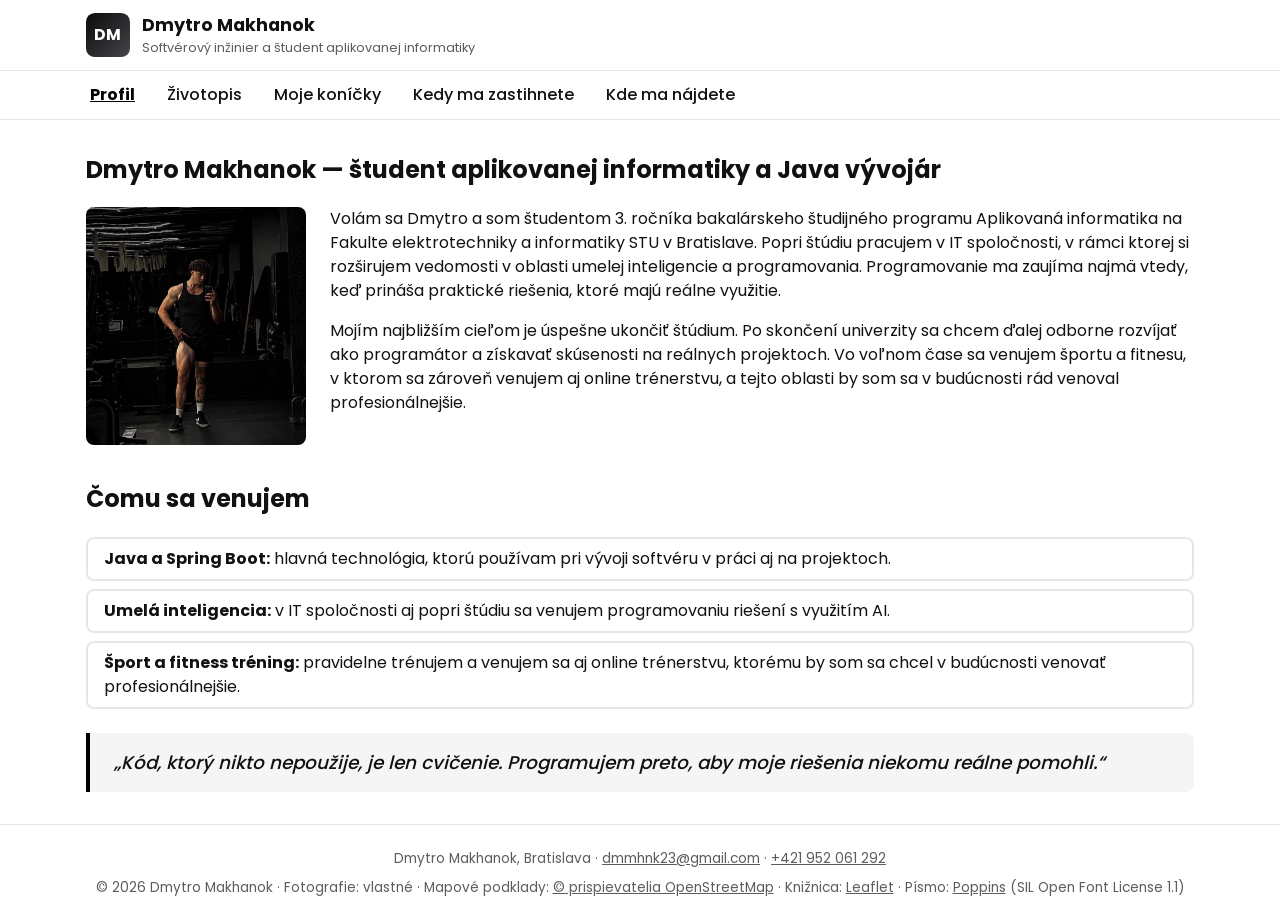
<file: index.html>
<!DOCTYPE html>
<html lang="sk">
<head>
  <meta charset="UTF-8">
  <meta name="viewport" content="width=device-width, initial-scale=1">
  <title>Dmytro Makhanok — profil študenta aplikovanej informatiky</title>
  <meta name="description" content="Profil Dmytra Makhanoka — študent aplikovanej informatiky na FEI STU a Java vývojár, ktorý sa venuje umelej inteligencii a športu.">
  <meta property="og:title" content="Dmytro Makhanok — profil študenta aplikovanej informatiky">
  <meta property="og:description" content="Profil Dmytra Makhanoka — študent aplikovanej informatiky na FEI STU a Java vývojár, ktorý sa venuje umelej inteligencii a športu.">
  <meta property="og:image" content="https://webte1.fei.stuba.sk/~xmakhanok/Z1_Makhanok/img/me.jpg">
  <link rel="icon" href="favicon.ico" sizes="any">
  <link rel="icon" type="image/svg+xml" href="favicon.svg">
  <link rel="stylesheet" href="css/styles.css">
  <link rel="stylesheet" href="css/print.css">
  <script src="js/main.js"></script>
</head>
<body>
  <a href="#main" class="skip-link">Preskočiť na obsah</a>

  <header class="header no-print">
    <div class="container header__bar">
      <a href="index.html" class="brand">
        <span class="brand__monogram" aria-hidden="true">DM</span>
        <span class="brand__text">
          <span class="brand__name">Dmytro Makhanok</span>
          <span class="brand__slogan">Softvérový inžinier a študent aplikovanej informatiky</span>
        </span>
      </a>

      <button type="button" class="nav-toggle" id="navToggle" aria-label="Otvoriť menu" aria-expanded="false" aria-controls="primary-nav">
        <span class="nav-toggle__bar"></span>
        <span class="nav-toggle__bar"></span>
        <span class="nav-toggle__bar"></span>
      </button>
    </div>
  </header>

  <nav class="nav no-print" id="primary-nav" aria-label="Hlavná navigácia">
    <ul class="container nav__list">
      <li class="nav__item"><a href="index.html" class="nav__link nav__link--active" aria-current="page">Profil</a></li>
      <li class="nav__item"><a href="pages/cv.html" class="nav__link">Životopis</a></li>
      <li class="nav__item"><a href="pages/workspace.html" class="nav__link">Moje koníčky</a></li>
      <li class="nav__item"><a href="pages/schedule.html" class="nav__link">Kedy ma zastihnete</a></li>
      <li class="nav__item"><a href="pages/map.html" class="nav__link">Kde ma nájdete</a></li>
    </ul>
  </nav>

  <main id="main" class="container">
    <article>
      <h1>Dmytro Makhanok — študent aplikovanej informatiky a Java vývojár</h1>

      <div class="profile-info">
        <img class="profile-photo" src="img/me.jpg" alt="Profilová fotografia Dmytra Makhanoka" width="220" height="237">
        <p class="profile-description">Volám sa Dmytro a som študentom 3. ročníka bakalárskeho študijného programu Aplikovaná informatika na Fakulte elektrotechniky a informatiky STU v Bratislave. Popri štúdiu pracujem v IT spoločnosti, v rámci ktorej si rozširujem vedomosti v oblasti umelej inteligencie a programovania. Programovanie ma zaujíma najmä vtedy, keď prináša praktické riešenia, ktoré majú reálne využitie.</p>
        <p class="profile-description">Mojím najbližším cieľom je úspešne ukončiť štúdium. Po skončení univerzity sa chcem ďalej odborne rozvíjať ako programátor a získavať skúsenosti na reálnych projektoch. Vo voľnom čase sa venujem športu a fitnesu, v ktorom sa zároveň venujem aj online trénerstvu, a tejto oblasti by som sa v budúcnosti rád venoval profesionálnejšie.</p>
      </div>

      <section>
        <h2>Čomu sa venujem</h2>
        <ul class="key-things">
          <li class="key-things__item"><strong>Java a Spring Boot:</strong> hlavná technológia, ktorú používam pri vývoji softvéru v práci aj na projektoch.</li>
          <li class="key-things__item"><strong>Umelá inteligencia:</strong> v IT spoločnosti aj popri štúdiu sa venujem programovaniu riešení s využitím AI.</li>
          <li class="key-things__item"><strong>Šport a fitness tréning:</strong> pravidelne trénujem a venujem sa aj online trénerstvu, ktorému by som sa chcel v budúcnosti venovať profesionálnejšie.</li>
        </ul>
      </section>

      <aside class="motto">
        <p>&bdquo;Kód, ktorý nikto nepoužije, je len cvičenie. Programujem preto, aby moje riešenia niekomu reálne pomohli.&ldquo;</p>
      </aside>
    </article>
  </main>

  <footer class="footer no-print">
    <div class="container footer__inner">
      <address>
        Dmytro Makhanok, Bratislava ·
        <a href="mailto:dmmhnk23@gmail.com">dmmhnk23@gmail.com</a> ·
        <a href="tel:+421952061292">+421 952 061 292</a>
      </address>
      <p>
        &copy; 2026 Dmytro Makhanok · Fotografie: vlastné ·
        Mapové podklady: <a href="https://www.openstreetmap.org/copyright">&copy; prispievatelia OpenStreetMap</a> ·
        Knižnica: <a href="https://leafletjs.com/">Leaflet</a> ·
        Písmo: <a href="https://github.com/itfoundry/Poppins">Poppins</a> (SIL Open Font License 1.1)
      </p>
    </div>
  </footer>
</body>
</html>
</file>
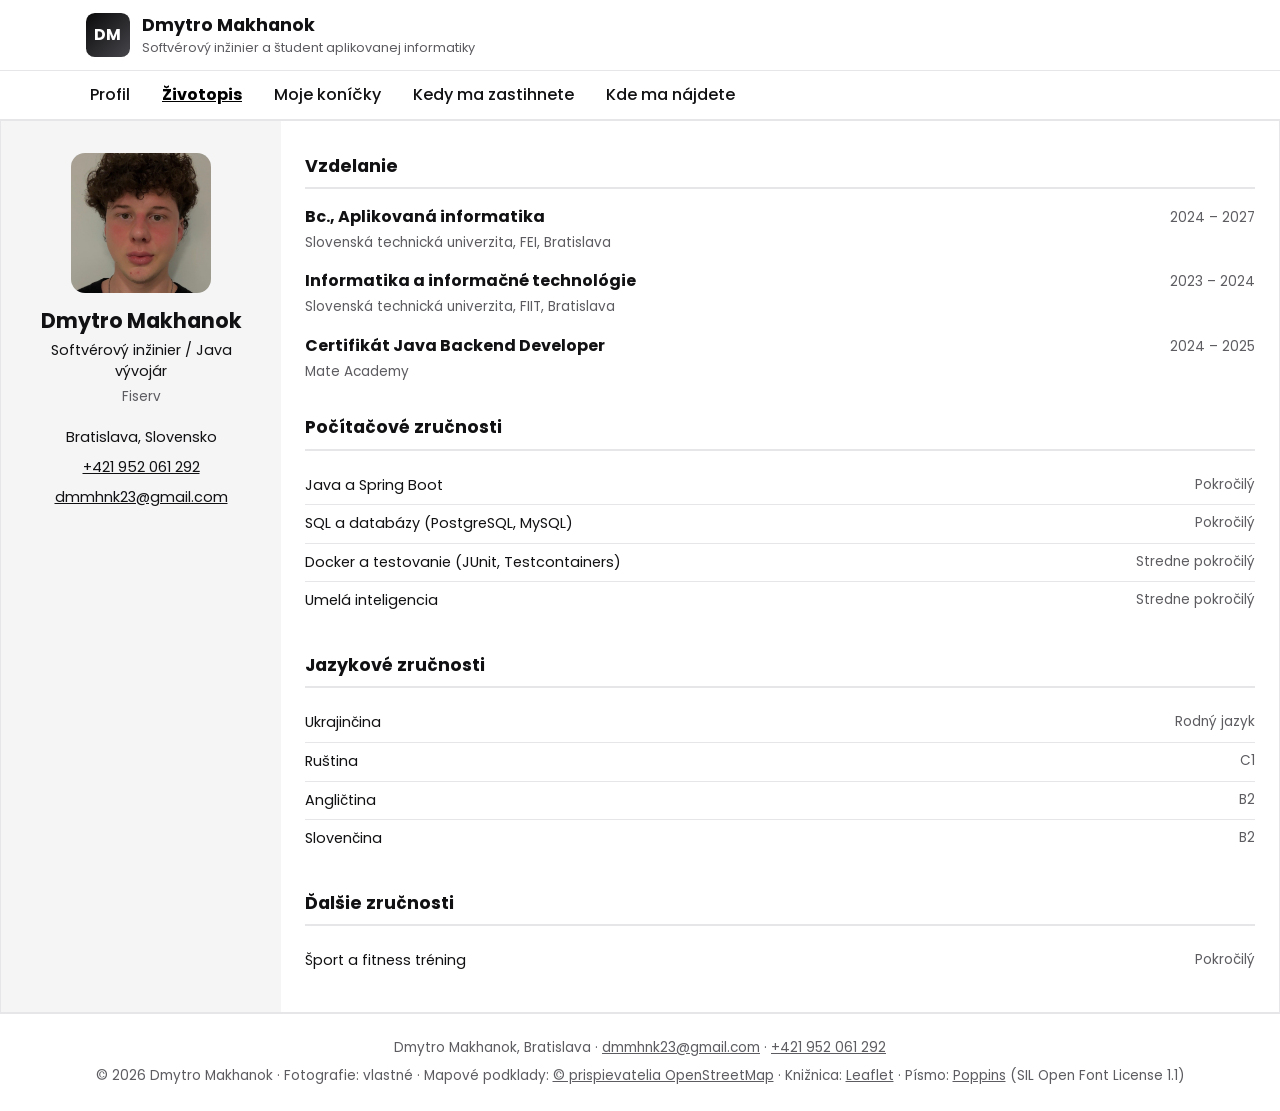
<file: pages/cv.html>
<!DOCTYPE html>
<html lang="sk">
<head>
  <meta charset="UTF-8">
  <meta name="viewport" content="width=device-width, initial-scale=1">
  <title>Životopis — Dmytro Makhanok</title>
  <meta name="description" content="Životopis Dmytra Makhanoka — vzdelanie na FEI STU, počítačové a jazykové zručnosti.">
  <meta property="og:title" content="Životopis — Dmytro Makhanok">
  <meta property="og:description" content="Životopis Dmytra Makhanoka — vzdelanie na FEI STU, počítačové a jazykové zručnosti.">
  <meta property="og:image" content="https://webte1.fei.stuba.sk/~xmakhanok/Z1_Makhanok/img/me.jpg">
  <link rel="icon" href="../favicon.ico" sizes="any">
  <link rel="icon" type="image/svg+xml" href="../favicon.svg">
  <link rel="stylesheet" href="../css/styles.css">
  <link rel="stylesheet" href="../css/print.css">
  <script src="../js/main.js"></script>
</head>
<body>
  <a href="#main" class="skip-link">Preskočiť na obsah</a>

  <header class="header no-print">
    <div class="container header__bar">
      <a href="../index.html" class="brand">
        <span class="brand__monogram" aria-hidden="true">DM</span>
        <span class="brand__text">
          <span class="brand__name">Dmytro Makhanok</span>
          <span class="brand__slogan">Softvérový inžinier a študent aplikovanej informatiky</span>
        </span>
      </a>

      <button type="button" class="nav-toggle" id="navToggle" aria-label="Otvoriť menu" aria-expanded="false" aria-controls="primary-nav">
        <span class="nav-toggle__bar"></span>
        <span class="nav-toggle__bar"></span>
        <span class="nav-toggle__bar"></span>
      </button>
    </div>
  </header>

  <nav class="nav no-print" id="primary-nav" aria-label="Hlavná navigácia">
    <ul class="container nav__list">
      <li class="nav__item"><a href="../index.html" class="nav__link">Profil</a></li>
      <li class="nav__item"><a href="cv.html" class="nav__link nav__link--active" aria-current="page">Životopis</a></li>
      <li class="nav__item"><a href="workspace.html" class="nav__link">Moje koníčky</a></li>
      <li class="nav__item"><a href="schedule.html" class="nav__link">Kedy ma zastihnete</a></li>
      <li class="nav__item"><a href="map.html" class="nav__link">Kde ma nájdete</a></li>
    </ul>
  </nav>

  <main id="main" class="cv-page">
    <div class="cv">
      <div class="cv__side">
        <img class="cv__photo" src="../img/cv-photo.jpg" alt="Fotografia Dmytra Makhanoka" width="140" height="140">
        <h1 class="cv__name">Dmytro Makhanok</h1>
        <p class="cv__role">Softvérový inžinier / Java vývojár</p>
        <p class="cv__company">Fiserv</p>

        <address class="cv__contact">
          <span>Bratislava, Slovensko</span>
          <a href="tel:+421952061292">+421 952 061 292</a>
          <a href="mailto:dmmhnk23@gmail.com">dmmhnk23@gmail.com</a>
        </address>
      </div>

      <div class="cv__main">
        <section class="cv__section">
          <h2>Vzdelanie</h2>

          <div class="cv__entry">
            <div class="cv__entry-head">
              <h3>Bc., Aplikovaná informatika</h3>
              <span class="cv__years">2024 – 2027</span>
            </div>
            <p class="cv__entry-sub">Slovenská technická univerzita, FEI, Bratislava</p>
          </div>

          <div class="cv__entry">
            <div class="cv__entry-head">
              <h3>Informatika a informačné technológie</h3>
              <span class="cv__years">2023 – 2024</span>
            </div>
            <p class="cv__entry-sub">Slovenská technická univerzita, FIIT, Bratislava</p>
          </div>

          <div class="cv__entry">
            <div class="cv__entry-head">
              <h3>Certifikát Java Backend Developer</h3>
              <span class="cv__years">2024 – 2025</span>
            </div>
            <p class="cv__entry-sub">Mate Academy</p>
          </div>
        </section>

        <section class="cv__section">
          <h2>Počítačové zručnosti</h2>

          <ul class="skills">
            <li class="skill">
              <span class="skill__name">Java a Spring Boot</span>
              <span class="skill__level">Pokročilý</span>
            </li>
            <li class="skill">
              <span class="skill__name">SQL a databázy (PostgreSQL, MySQL)</span>
              <span class="skill__level">Pokročilý</span>
            </li>
            <li class="skill">
              <span class="skill__name">Docker a testovanie (JUnit, Testcontainers)</span>
              <span class="skill__level">Stredne pokročilý</span>
            </li>
            <li class="skill">
              <span class="skill__name">Umelá inteligencia</span>
              <span class="skill__level">Stredne pokročilý</span>
            </li>
          </ul>
        </section>

        <section class="cv__section">
          <h2>Jazykové zručnosti</h2>

          <ul class="skills">
            <li class="skill">
              <span class="skill__name">Ukrajinčina</span>
              <span class="skill__level">Rodný jazyk</span>
            </li>
            <li class="skill">
              <span class="skill__name">Ruština</span>
              <span class="skill__level">C1</span>
            </li>
            <li class="skill">
              <span class="skill__name">Angličtina</span>
              <span class="skill__level">B2</span>
            </li>
            <li class="skill">
              <span class="skill__name">Slovenčina</span>
              <span class="skill__level">B2</span>
            </li>
          </ul>
        </section>

        <section class="cv__section">
          <h2>Ďalšie zručnosti</h2>

          <ul class="skills">
            <li class="skill">
              <span class="skill__name">Šport a fitness tréning</span>
              <span class="skill__level">Pokročilý</span>
            </li>
          </ul>
        </section>
      </div>
    </div>
  </main>

  <footer class="footer no-print">
    <div class="container footer__inner">
      <address>
        Dmytro Makhanok, Bratislava ·
        <a href="mailto:dmmhnk23@gmail.com">dmmhnk23@gmail.com</a> ·
        <a href="tel:+421952061292">+421 952 061 292</a>
      </address>
      <p>
        &copy; 2026 Dmytro Makhanok · Fotografie: vlastné ·
        Mapové podklady: <a href="https://www.openstreetmap.org/copyright">&copy; prispievatelia OpenStreetMap</a> ·
        Knižnica: <a href="https://leafletjs.com/">Leaflet</a> ·
        Písmo: <a href="https://github.com/itfoundry/Poppins">Poppins</a> (SIL Open Font License 1.1)
      </p>
    </div>
  </footer>
</body>
</html>
</file>
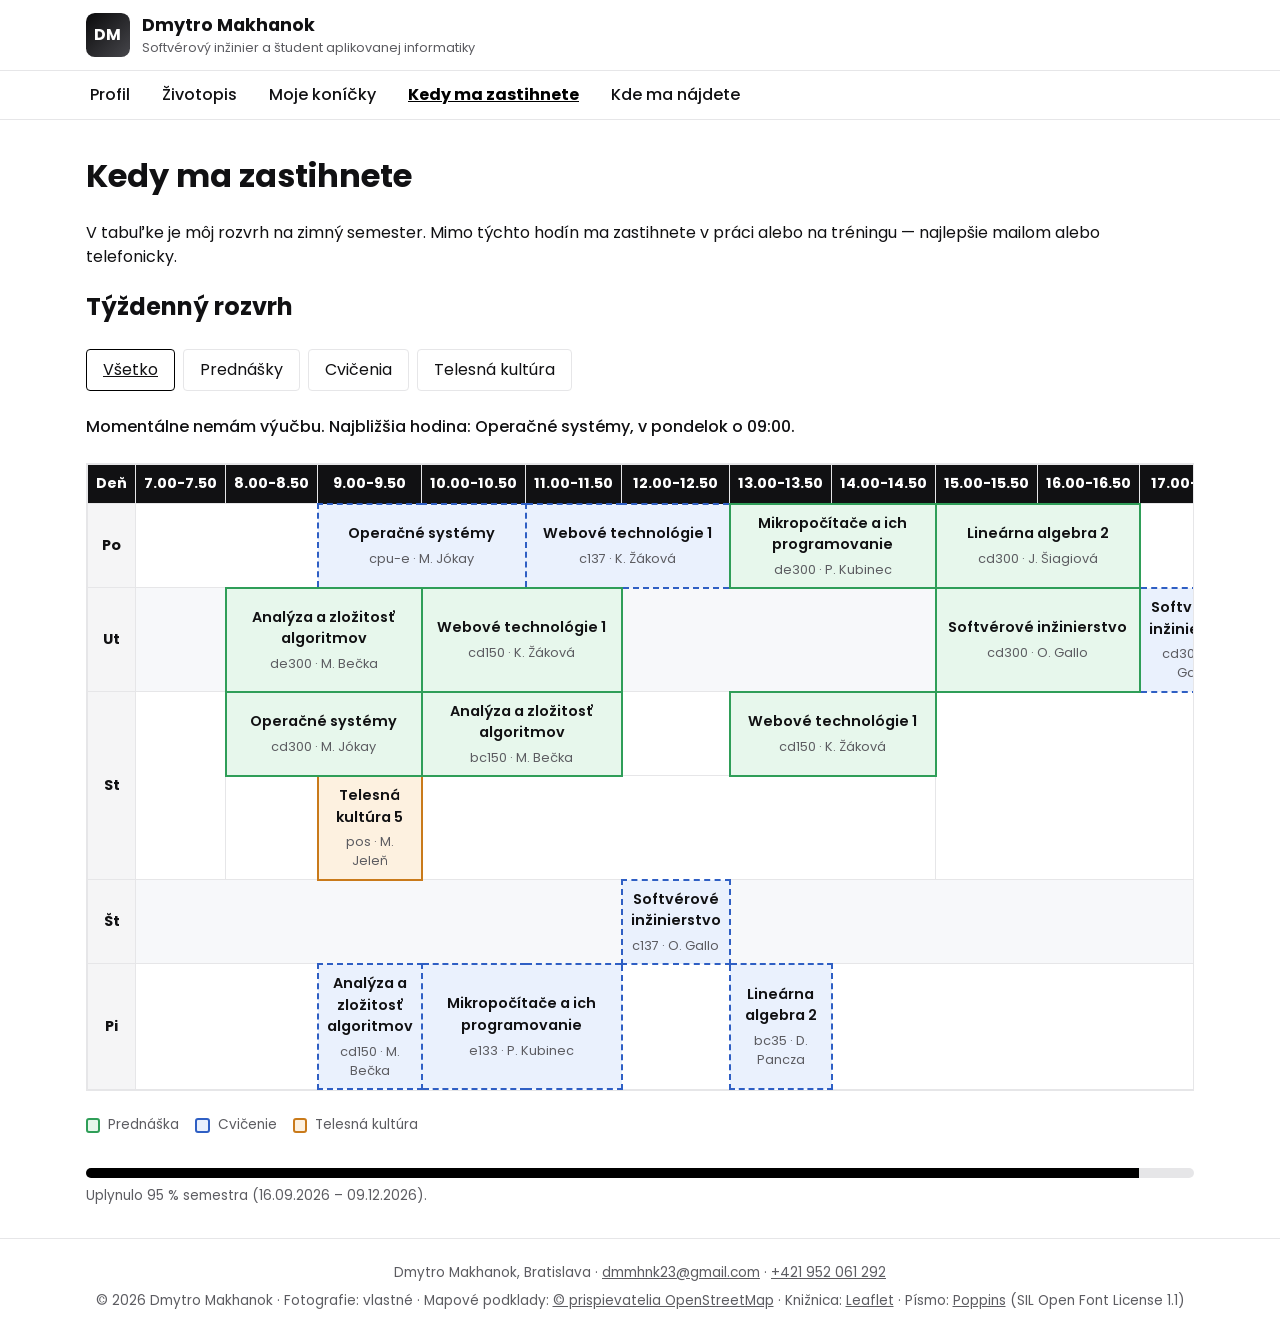
<file: pages/schedule.html>
<!DOCTYPE html>
<html lang="sk">
<head>
  <meta charset="UTF-8">
  <meta name="viewport" content="width=device-width, initial-scale=1">
  <title>Kedy ma zastihnete — Dmytro Makhanok</title>
  <meta name="description" content="Týždenný rozvrh Dmytra Makhanoka v zimnom semestri — kedy mám výučbu a kedy ma zastihnete.">
  <meta property="og:title" content="Kedy ma zastihnete — Dmytro Makhanok">
  <meta property="og:description" content="Týždenný rozvrh Dmytra Makhanoka v zimnom semestri — kedy mám výučbu a kedy ma zastihnete.">
  <meta property="og:image" content="https://webte1.fei.stuba.sk/~xmakhanok/Z1_Makhanok/img/me.jpg">
  <link rel="icon" href="../favicon.ico" sizes="any">
  <link rel="icon" type="image/svg+xml" href="../favicon.svg">
  <link rel="stylesheet" href="../css/styles.css">
  <link rel="stylesheet" href="../css/print.css">
  <script src="../js/main.js"></script>
</head>
<body>
  <a href="#main" class="skip-link">Preskočiť na obsah</a>

  <header class="header no-print">
    <div class="container header__bar">
      <a href="../index.html" class="brand">
        <span class="brand__monogram" aria-hidden="true">DM</span>
        <span class="brand__text">
          <span class="brand__name">Dmytro Makhanok</span>
          <span class="brand__slogan">Softvérový inžinier a študent aplikovanej informatiky</span>
        </span>
      </a>

      <button type="button" class="nav-toggle" id="navToggle" aria-label="Otvoriť menu" aria-expanded="false" aria-controls="primary-nav">
        <span class="nav-toggle__bar"></span>
        <span class="nav-toggle__bar"></span>
        <span class="nav-toggle__bar"></span>
      </button>
    </div>
  </header>

  <nav class="nav no-print" id="primary-nav" aria-label="Hlavná navigácia">
    <ul class="container nav__list">
      <li class="nav__item"><a href="../index.html" class="nav__link">Profil</a></li>
      <li class="nav__item"><a href="cv.html" class="nav__link">Životopis</a></li>
      <li class="nav__item"><a href="workspace.html" class="nav__link">Moje koníčky</a></li>
      <li class="nav__item"><a href="schedule.html" class="nav__link nav__link--active" aria-current="page">Kedy ma zastihnete</a></li>
      <li class="nav__item"><a href="map.html" class="nav__link">Kde ma nájdete</a></li>
    </ul>
  </nav>

  <main id="main" class="container">
    <h1>Kedy ma zastihnete</h1>
    <p>V tabuľke je môj rozvrh na zimný semester. Mimo týchto hodín ma zastihnete v práci alebo na tréningu — najlepšie mailom alebo telefonicky.</p>

    <h2>Týždenný rozvrh</h2>

    <div class="filters" role="group" aria-label="Filter rozvrhu">
      <button type="button" class="btn btn--active" data-filter="all" aria-pressed="true">Všetko</button>
      <button type="button" class="btn" data-filter="lecture" aria-pressed="false">Prednášky</button>
      <button type="button" class="btn" data-filter="exercise" aria-pressed="false">Cvičenia</button>
      <button type="button" class="btn" data-filter="pe" aria-pressed="false">Telesná kultúra</button>
    </div>

    <p id="scheduleStatus" class="schedule-status" aria-live="polite"></p>

    <div class="table-scroll">
      <table class="schedule" id="scheduleTable">
        <thead>
          <tr>
            <th scope="col">Deň</th>
            <th scope="col">7.00-7.50</th>
            <th scope="col">8.00-8.50</th>
            <th scope="col">9.00-9.50</th>
            <th scope="col">10.00-10.50</th>
            <th scope="col">11.00-11.50</th>
            <th scope="col">12.00-12.50</th>
            <th scope="col">13.00-13.50</th>
            <th scope="col">14.00-14.50</th>
            <th scope="col">15.00-15.50</th>
            <th scope="col">16.00-16.50</th>
            <th scope="col">17.00-17.50</th>
            <th scope="col">18.00-18.50</th>
            <th scope="col">19.00-19.50</th>
            <th scope="col">20.00-20.50</th>
          </tr>
        </thead>
        <tbody>
          <tr>
            <th scope="row">Po</th>
            <td class="cell cell--empty" colspan="2"></td>
            <td class="cell" data-type="exercise" data-day="1" data-start="09:00" data-end="10:50" colspan="2">
              <div class="cell-content">
                <p class="cell-subject">Operačné systémy</p>
                <p class="cell-meta">cpu-e · M. Jókay</p>
              </div>
            </td>
            <td class="cell" data-type="exercise" data-day="1" data-start="11:00" data-end="12:50" colspan="2">
              <div class="cell-content">
                <p class="cell-subject">Webové technológie 1</p>
                <p class="cell-meta">c137 · K. Žáková</p>
              </div>
            </td>
            <td class="cell" data-type="lecture" data-day="1" data-start="13:00" data-end="14:50" colspan="2">
              <div class="cell-content">
                <p class="cell-subject">Mikropočítače a ich programovanie</p>
                <p class="cell-meta">de300 · P. Kubinec</p>
              </div>
            </td>
            <td class="cell" data-type="lecture" data-day="1" data-start="15:00" data-end="16:50" colspan="2">
              <div class="cell-content">
                <p class="cell-subject">Lineárna algebra 2</p>
                <p class="cell-meta">cd300 · J. Šiagiová</p>
              </div>
            </td>
            <td class="cell cell--empty" colspan="4"></td>
          </tr>
        </tbody>
        <tbody>
          <tr>
            <th scope="row">Ut</th>
            <td class="cell cell--empty"></td>
            <td class="cell" data-type="lecture" data-day="2" data-start="08:00" data-end="09:50" colspan="2">
              <div class="cell-content">
                <p class="cell-subject">Analýza a zložitosť algoritmov</p>
                <p class="cell-meta">de300 · M. Bečka</p>
              </div>
            </td>
            <td class="cell" data-type="lecture" data-day="2" data-start="10:00" data-end="11:50" colspan="2">
              <div class="cell-content">
                <p class="cell-subject">Webové technológie 1</p>
                <p class="cell-meta">cd150 · K. Žáková</p>
              </div>
            </td>
            <td class="cell cell--empty" colspan="3"></td>
            <td class="cell" data-type="lecture" data-day="2" data-start="15:00" data-end="16:50" colspan="2">
              <div class="cell-content">
                <p class="cell-subject">Softvérové inžinierstvo</p>
                <p class="cell-meta">cd300 · O. Gallo</p>
              </div>
            </td>
            <td class="cell" data-type="exercise" data-day="2" data-start="17:00" data-end="17:50">
              <div class="cell-content">
                <p class="cell-subject">Softvérové inžinierstvo</p>
                <p class="cell-meta">cd300 · O. Gallo</p>
              </div>
            </td>
            <td class="cell cell--empty" colspan="3"></td>
          </tr>
        </tbody>
        <tbody>
          <tr>
            <th scope="row" rowspan="2">St</th>
            <td class="cell cell--empty" rowspan="2"></td>
            <td class="cell" data-type="lecture" data-day="3" data-start="08:00" data-end="09:50" colspan="2">
              <div class="cell-content">
                <p class="cell-subject">Operačné systémy</p>
                <p class="cell-meta">cd300 · M. Jókay</p>
              </div>
            </td>
            <td class="cell" data-type="lecture" data-day="3" data-start="10:00" data-end="11:50" colspan="2">
              <div class="cell-content">
                <p class="cell-subject">Analýza a zložitosť algoritmov</p>
                <p class="cell-meta">bc150 · M. Bečka</p>
              </div>
            </td>
            <td class="cell cell--empty"></td>
            <td class="cell" data-type="lecture" data-day="3" data-start="13:00" data-end="14:50" colspan="2">
              <div class="cell-content">
                <p class="cell-subject">Webové technológie 1</p>
                <p class="cell-meta">cd150 · K. Žáková</p>
              </div>
            </td>
            <td class="cell cell--empty" colspan="6" rowspan="2"></td>
          </tr>
          <tr>
            <td class="cell cell--empty"></td>
            <td class="cell" data-type="pe" data-day="3" data-start="09:00" data-end="09:50">
              <div class="cell-content">
                <p class="cell-subject">Telesná kultúra 5</p>
                <p class="cell-meta">pos · M. Jeleň</p>
              </div>
            </td>
            <td class="cell cell--empty" colspan="5"></td>
          </tr>
        </tbody>
        <tbody>
          <tr>
            <th scope="row">Št</th>
            <td class="cell cell--empty" colspan="5"></td>
            <td class="cell" data-type="exercise" data-day="4" data-start="12:00" data-end="12:50">
              <div class="cell-content">
                <p class="cell-subject">Softvérové inžinierstvo</p>
                <p class="cell-meta">c137 · O. Gallo</p>
              </div>
            </td>
            <td class="cell cell--empty" colspan="8"></td>
          </tr>
        </tbody>
        <tbody>
          <tr>
            <th scope="row">Pi</th>
            <td class="cell cell--empty" colspan="2"></td>
            <td class="cell" data-type="exercise" data-day="5" data-start="09:00" data-end="09:50">
              <div class="cell-content">
                <p class="cell-subject">Analýza a zložitosť algoritmov</p>
                <p class="cell-meta">cd150 · M. Bečka</p>
              </div>
            </td>
            <td class="cell" data-type="exercise" data-day="5" data-start="10:00" data-end="11:50" colspan="2">
              <div class="cell-content">
                <p class="cell-subject">Mikropočítače a ich programovanie</p>
                <p class="cell-meta">e133 · P. Kubinec</p>
              </div>
            </td>
            <td class="cell cell--empty"></td>
            <td class="cell" data-type="exercise" data-day="5" data-start="13:00" data-end="13:50">
              <div class="cell-content">
                <p class="cell-subject">Lineárna algebra 2</p>
                <p class="cell-meta">bc35 · D. Pancza</p>
              </div>
            </td>
            <td class="cell cell--empty" colspan="7"></td>
          </tr>
        </tbody>
      </table>
    </div>

    <p id="filterEmptyMessage" class="schedule-empty" hidden>Pre tento filter nie sú v rozvrhu žiadne položky.</p>

    <div class="legend">
      <span class="legend__item"><span class="legend__swatch legend__swatch--lecture"></span>Prednáška</span>
      <span class="legend__item"><span class="legend__swatch legend__swatch--exercise"></span>Cvičenie</span>
      <span class="legend__item"><span class="legend__swatch legend__swatch--pe"></span>Telesná kultúra</span>
    </div>

    <div class="progress">
      <div class="progress__bar" id="semesterProgress" role="progressbar" aria-label="Priebeh semestra" aria-valuemin="0" aria-valuemax="100" aria-valuenow="0">
        <div class="progress__fill" id="semesterProgressFill"></div>
      </div>
      <p id="semesterProgressLabel" class="progress__label"></p>
    </div>
  </main>

  <footer class="footer no-print">
    <div class="container footer__inner">
      <address>
        Dmytro Makhanok, Bratislava ·
        <a href="mailto:dmmhnk23@gmail.com">dmmhnk23@gmail.com</a> ·
        <a href="tel:+421952061292">+421 952 061 292</a>
      </address>
      <p>
        &copy; 2026 Dmytro Makhanok · Fotografie: vlastné ·
        Mapové podklady: <a href="https://www.openstreetmap.org/copyright">&copy; prispievatelia OpenStreetMap</a> ·
        Knižnica: <a href="https://leafletjs.com/">Leaflet</a> ·
        Písmo: <a href="https://github.com/itfoundry/Poppins">Poppins</a> (SIL Open Font License 1.1)
      </p>
    </div>
  </footer>

  <script src="../js/script.js"></script>
</body>
</html>
</file>
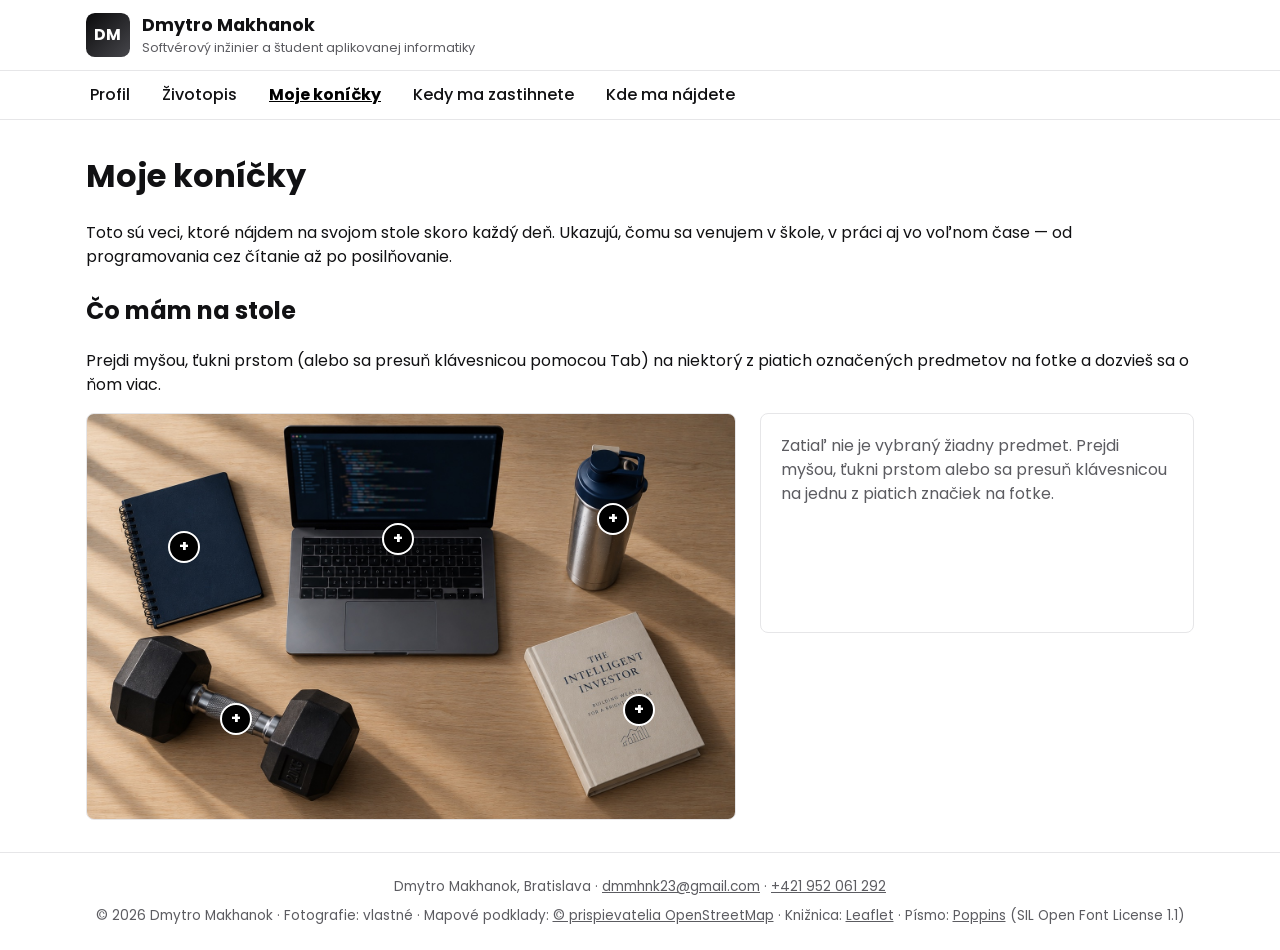
<file: pages/workspace.html>
<!DOCTYPE html>
<html lang="sk">
<head>
  <meta charset="UTF-8">
  <meta name="viewport" content="width=device-width, initial-scale=1">
  <title>Moje koníčky — Dmytro Makhanok</title>
  <meta name="description" content="Veci na mojom stole, ktoré ma reprezentujú — štúdium, programovanie, čítanie a šport.">
  <meta property="og:title" content="Moje koníčky — Dmytro Makhanok">
  <meta property="og:description" content="Veci na mojom stole, ktoré ma reprezentujú — štúdium, programovanie, čítanie a šport.">
  <meta property="og:image" content="https://webte1.fei.stuba.sk/~xmakhanok/Z1_Makhanok/img/workspace.jpg">
  <link rel="icon" href="../favicon.ico" sizes="any">
  <link rel="icon" type="image/svg+xml" href="../favicon.svg">
  <link rel="stylesheet" href="../css/styles.css">
  <link rel="stylesheet" href="../css/print.css">
  <script src="../js/main.js"></script>
</head>
<body>
  <a href="#main" class="skip-link">Preskočiť na obsah</a>

  <header class="header no-print">
    <div class="container header__bar">
      <a href="../index.html" class="brand">
        <span class="brand__monogram" aria-hidden="true">DM</span>
        <span class="brand__text">
          <span class="brand__name">Dmytro Makhanok</span>
          <span class="brand__slogan">Softvérový inžinier a študent aplikovanej informatiky</span>
        </span>
      </a>

      <button type="button" class="nav-toggle" id="navToggle" aria-label="Otvoriť menu" aria-expanded="false" aria-controls="primary-nav">
        <span class="nav-toggle__bar"></span>
        <span class="nav-toggle__bar"></span>
        <span class="nav-toggle__bar"></span>
      </button>
    </div>
  </header>

  <nav class="nav no-print" id="primary-nav" aria-label="Hlavná navigácia">
    <ul class="container nav__list">
      <li class="nav__item"><a href="../index.html" class="nav__link">Profil</a></li>
      <li class="nav__item"><a href="cv.html" class="nav__link">Životopis</a></li>
      <li class="nav__item"><a href="workspace.html" class="nav__link nav__link--active" aria-current="page">Moje koníčky</a></li>
      <li class="nav__item"><a href="schedule.html" class="nav__link">Kedy ma zastihnete</a></li>
      <li class="nav__item"><a href="map.html" class="nav__link">Kde ma nájdete</a></li>
    </ul>
  </nav>

  <main id="main" class="container">
    <h1>Moje koníčky</h1>
    <p>
      Toto sú veci, ktoré nájdem na svojom stole skoro každý deň. Ukazujú, čomu sa venujem
      v škole, v práci aj vo voľnom čase — od programovania cez čítanie až po posilňovanie.
    </p>

    <section class="workspace-section">
      <h2>Čo mám na stole</h2>
      <p>
        Prejdi myšou, ťukni prstom (alebo sa presuň klávesnicou pomocou Tab) na niektorý
        z piatich označených predmetov na fotke a dozvieš sa o ňom viac.
      </p>

      <div class="workspace-layout">
        <div class="workspace-image-wrap">
          <img
            src="../img/workspace.jpg"
            alt="Pohľad zhora na môj pracovný stôl: zápisník, notebook s kódom na obrazovke, kniha, šejker a činka"
            class="workspace-image"
            width="1586"
            height="992">

          <div class="hotspots" id="hotspots"></div>
        </div>

        <aside class="workspace-panel">
          <p class="hotspot-panel hotspot-panel--placeholder">
            Zatiaľ nie je vybraný žiadny predmet. Prejdi myšou, ťukni prstom alebo sa presuň
            klávesnicou na jednu z piatich značiek na fotke.
          </p>
          <div class="hotspot-panels" id="hotspotPanels"></div>
        </aside>
      </div>
    </section>
  </main>

  <footer class="footer no-print">
    <div class="container footer__inner">
      <address>
        Dmytro Makhanok, Bratislava ·
        <a href="mailto:dmmhnk23@gmail.com">dmmhnk23@gmail.com</a> ·
        <a href="tel:+421952061292">+421 952 061 292</a>
      </address>
      <p>
        &copy; 2026 Dmytro Makhanok · Fotografie: vlastné ·
        Mapové podklady: <a href="https://www.openstreetmap.org/copyright">&copy; prispievatelia OpenStreetMap</a> ·
        Knižnica: <a href="https://leafletjs.com/">Leaflet</a> ·
        Písmo: <a href="https://github.com/itfoundry/Poppins">Poppins</a> (SIL Open Font License 1.1)
      </p>
    </div>
  </footer>

  <script src="../js/workspace.js"></script>
</body>
</html>
</file>
<file: css/styles.css>
/* #region Font Faces */
@font-face {
  font-family: "Poppins";
  src: url("../fonts/Poppins-Regular.woff2") format("woff2");
  font-weight: 400;
  font-style: normal;
  font-display: swap;
}

@font-face {
  font-family: "Poppins";
  src: url("../fonts/Poppins-Medium.woff2") format("woff2");
  font-weight: 500;
  font-style: normal;
  font-display: swap;
}

@font-face {
  font-family: "Poppins";
  src: url("../fonts/Poppins-SemiBold.woff2") format("woff2");
  font-weight: 600;
  font-style: normal;
  font-display: swap;
}

@font-face {
  font-family: "Poppins";
  src: url("../fonts/Poppins-Bold.woff2") format("woff2");
  font-weight: 700;
  font-style: normal;
  font-display: swap;
}

/* #endregion Font Faces */

/* #region Design tokens */

:root {
  --color-brand: #0a0a0b;
  --color-brand-alt: #46464b;
  --color-brand-text: #ffffff;
  --color-accent: #000000;
  --color-accent-contrast: #ffffff;
  --color-text: #111113;
  --color-bg: #ffffff;
  --color-muted: #5c5c61;
  --color-surface: #f5f5f6;
  --color-border: #e6e6e8;
  --color-row-stripe: #f7f8fa;

  --color-lecture-bg: #e7f7ec;
  --color-lecture-border: #2f9e58;
  --color-exercise-bg: #eaf1fd;
  --color-exercise-border: #2f5fc4;
  --color-pe-bg: #fdf1e0;
  --color-pe-border: #c97a1a;

  --color-print-text: #000000;
  --color-print-muted: #333333;
  --color-print-bg: #ffffff;
  --color-print-border: #cccccc;

  --radius: 8px;
  --radius-sm: 4px;

  --space-2xs: 0.25rem;
  --space-xs: 0.5rem;
  --space-sm: 0.75rem;
  --space-md: 1rem;
  --space-lg: 1.5rem;
  --space-xl: 2rem;
  --space: var(--space-md);

  --container-width: 1140px;
  --transition: 0.2s ease;

  color-scheme: light dark;
}

@media (prefers-color-scheme: dark) {
  :root {
    --color-brand: #f5f5f6;
    --color-brand-alt: #c7c7cc;
    --color-brand-text: #0a0a0b;
    --color-accent: #ffffff;
    --color-accent-contrast: #0a0a0b;
    --color-text: #f5f5f6;
    --color-bg: #0a0a0b;
    --color-muted: #a1a1a6;
    --color-surface: #151516;
    --color-border: #26262a;
    --color-row-stripe: #1a1d24;

    --color-lecture-bg: #16321f;
    --color-lecture-border: #4caf6f;
    --color-exercise-bg: #16233d;
    --color-exercise-border: #6f9cf0;
    --color-pe-bg: #3a2712;
    --color-pe-border: #e0983c;
  }
}

/* #endregion Design tokens */

/* #region Reset styles */

* {
  box-sizing: border-box;
}

[hidden] {
  display: none !important;
}

html,
body {
  margin: 0;
  padding: 0;
}

body {
  font-family: "Poppins", sans-serif;
  color: var(--color-text);
  background: var(--color-bg);
  line-height: 1.5;
}

a {
  color: inherit;
  text-decoration: none;
}

ul {
  list-style: none;
  margin: 0;
  padding: 0;
}

img {
  max-width: 100%;
  height: auto;
}

h1 {
  margin-top: 0;
}

.container {
  width: 100%;
  max-width: var(--container-width);
  margin-inline: auto;
  padding-inline: var(--space-md);
}

/* #endregion Reset styles */

/* #region Accessibility helpers */

.skip-link {
  position: absolute;
  top: -3rem;
  left: var(--space-md);
  z-index: 200;
  background: var(--color-accent);
  color: var(--color-accent-contrast);
  padding: var(--space-xs) var(--space-md);
  border-radius: var(--radius-sm);
  font-weight: 700;
  transition: top var(--transition);
}

.skip-link:focus {
  top: var(--space-md);
}

:focus-visible {
  outline: 3px solid var(--color-accent);
  outline-offset: 2px;
}

@media (prefers-reduced-motion: reduce) {
  *,
  *::before,
  *::after {
    animation-duration: 0.01ms !important;
    animation-iteration-count: 1 !important;
    transition-duration: 0.01ms !important;
    scroll-behavior: auto !important;
  }
}

/* #endregion Accessibility helpers */

/* #region Header */

.header {
  background: var(--color-bg);
  border-bottom: 1px solid var(--color-border);
}

.header__bar {
  display: flex;
  align-items: center;
  justify-content: space-between;
  gap: var(--space-md);
  padding-block: var(--space-sm);
}

.brand {
  display: flex;
  align-items: center;
  gap: var(--space-sm);
  min-width: 0;
}

.brand__monogram {
  flex-shrink: 0;
  display: flex;
  align-items: center;
  justify-content: center;
  width: 2.75rem;
  height: 2.75rem;
  border-radius: 20%;
  background: linear-gradient(135deg, var(--color-brand), var(--color-brand-alt));
  color: var(--color-brand-text);
  font-weight: 700;
  letter-spacing: 0.02em;
}

.brand__text {
  display: flex;
  flex-direction: column;
  min-width: 0;
}

.brand__name {
  font-weight: 700;
  font-size: 1.1rem;
}

.brand__slogan {
  font-size: 0.8rem;
  color: var(--color-muted);
}

/* #endregion Header */

/* #region Burger button */

.nav-toggle {
  display: none;
  flex-direction: column;
  justify-content: center;
  gap: 0.3rem;
  flex-shrink: 0;
  width: 2.75rem;
  height: 2.75rem;
  padding: 0 var(--space-sm);
  border: 1px solid var(--color-border);
  border-radius: var(--radius-sm);
  background: transparent;
  cursor: pointer;
}

.nav-toggle:hover {
  border-color: var(--color-accent);
}

.nav-toggle__bar {
  display: block;
  height: 2px;
  border-radius: 1px;
  background: var(--color-text);
}

/* #endregion Burger button */

/* #region Nav */

.nav {
  background: var(--color-bg);
  border-bottom: 1px solid var(--color-border);
}

.nav__list {
  display: flex;
  flex-wrap: wrap;
  gap: var(--space-2xs) var(--space-lg);
}

.nav__link {
  display: block;
  padding: var(--space-sm) var(--space-2xs);
  font-weight: 500;
}

/* #endregion Nav */

/* #region Controls */

.nav__link:hover,
.nav__link:focus-visible,
.btn:hover,
.btn:focus-visible,
.footer a:hover,
.footer a:focus-visible,
.source-note a:hover,
.source-note a:focus-visible {
  color: var(--color-accent);
  text-decoration: underline;
}

.nav__link--active,
.btn--active {
  color: var(--color-accent);
  font-weight: 700;
  text-decoration: underline;
}

.btn {
  font: inherit;
  cursor: pointer;
  padding: var(--space-xs) var(--space-md);
  border: 1px solid var(--color-border);
  border-radius: var(--radius-sm);
  background: var(--color-bg);
  color: var(--color-text);
  transition: border-color var(--transition);
}

.btn:hover,
.btn:focus-visible,
.btn--active {
  border-color: var(--color-accent);
}

/* #endregion Controls */

/* #region Main */

main {
  min-height: 60vh;
  padding-block: var(--space-xl);
}

.source-note {
  margin-top: var(--space-lg);
  font-size: 0.85rem;
  color: var(--color-muted);
}

.source-note a {
  text-decoration: underline;
}

/* #endregion Main */

/* #region Profile */

.profile-info {
  display: flow-root;
}

.profile-photo {
  float: left;
  width: 220px;
  margin: 0 var(--space-lg) var(--space-md) 0;
  border-radius: var(--radius);
  object-fit: cover;
}

.profile-description {
  margin: 0 0 var(--space-md);
}

.key-things {
  display: flex;
  flex-direction: column;
  gap: var(--space-xs);
}

.key-things__item {
  padding: var(--space-xs) var(--space-md);
  border: 2px solid var(--color-border);
  border-radius: var(--radius);
}

.motto {
  margin: var(--space-lg) 0 0;
  padding: var(--space-md) var(--space-lg);
  border-left: 4px solid var(--color-accent);
  background: var(--color-surface);
  border-radius: 0 var(--radius) var(--radius) 0;
  font-size: 1.15rem;
  font-style: italic;
  font-weight: 500;
}

.motto p {
  margin: 0;
}

/* #endregion Profile */

/* #region CV */

.cv-page {
  padding-block: 0;
}

.cv {
  display: grid;
  grid-template-columns: 1fr;
  border: 1px solid var(--color-border);
}

.cv__side {
  display: flex;
  flex-direction: column;
  align-items: center;
  gap: var(--space-2xs);
  padding: var(--space-xl) var(--space-lg);
  background: var(--color-surface);
  text-align: center;
}

.cv__photo {
  width: 140px;
  height: 140px;
  margin-bottom: var(--space-xs);
  border-radius: 10%;
  object-fit: cover;
}

.cv__name {
  margin: 0;
  font-size: 1.3rem;
}

.cv__role {
  margin: 0;
  font-size: 0.9rem;
}

.cv__company {
  margin: 0 0 var(--space-md);
  font-size: 0.85rem;
  color: var(--color-muted);
}

.cv__contact {
  display: flex;
  flex-direction: column;
  gap: var(--space-xs);
  font-size: 0.9rem;
  font-style: normal;
}

.cv__contact a {
  text-decoration: underline;
}

.cv__main {
  padding: var(--space-xl) var(--space-lg);
  background: var(--color-bg);
}

.cv__section + .cv__section {
  margin-top: var(--space-xl);
}

.cv__section h2 {
  margin: 0 0 var(--space-md);
  padding-bottom: var(--space-xs);
  font-size: 1.1rem;
  border-bottom: 2px solid var(--color-border);
}

.cv__entry + .cv__entry {
  margin-top: var(--space-md);
}

.cv__entry-head {
  display: flex;
  justify-content: space-between;
  align-items: baseline;
  gap: var(--space-md);
}

.cv__entry-head h3 {
  margin: 0;
  font-size: 1rem;
}

.cv__years,
.cv__entry-sub,
.skill__level {
  font-size: 0.85rem;
  color: var(--color-muted);
}

.cv__years,
.skill__level {
  white-space: nowrap;
}

.cv__entry-sub {
  margin: var(--space-2xs) 0 0;
}

.skill {
  display: flex;
  justify-content: space-between;
  gap: var(--space-md);
  padding: var(--space-xs) 0;
  font-size: 0.9rem;
  border-bottom: 1px solid var(--color-border);
}

.skill:last-child {
  border-bottom: 0;
}

/* #endregion CV */

/* #region Workspace */

.workspace-section {
  margin-top: var(--space-lg);
}

.workspace-layout {
  display: grid;
  grid-template-columns: 1fr;
  gap: var(--space-lg);
  margin-top: var(--space-md);
}

.workspace-image-wrap {
  position: relative;
}

.workspace-image {
  display: block;
  width: 100%;
  height: auto;
  border: 1px solid var(--color-border);
  border-radius: var(--radius);
}

.hotspots {
  position: absolute;
  inset: 0;
}

.hotspot {
  position: absolute;
  transform: translate(-50%, -50%);
  width: 2rem;
  height: 2rem;
  border-radius: 50%;
  border: 2px solid var(--color-bg);
  background: var(--color-accent);
  color: var(--color-accent-contrast);
  cursor: pointer;
  font: inherit;
  font-weight: 700;
  line-height: 1;
  transition: transform 0.15s ease;
}

.hotspot::after {
  content: "+";
}

.hotspot:hover,
.hotspot:focus {
  transform: translate(-50%, -50%) scale(1.2);
}

.workspace-panel {
  position: relative;
  border: 1px solid var(--color-border);
  border-radius: var(--radius);
  min-height: 220px;
}

.hotspot-panel {
  position: absolute;
  inset: 0;
  padding: 1.25rem;
  margin: 0;
  opacity: 0;
  visibility: hidden;
  overflow-y: auto;
  transition: opacity var(--transition), visibility var(--transition);
}

.hotspot-panel--placeholder {
  opacity: 1;
  visibility: visible;
  color: var(--color-muted);
}

.hotspot-panel h3 {
  margin-top: 0;
}

.hotspot--active {
  transform: translate(-50%, -50%) scale(1.2);
}

.hotspot-panel--active {
  opacity: 1;
  visibility: visible;
}

.hotspot-panel--placeholder.is-hidden {
  opacity: 0;
  visibility: hidden;
}

/* #endregion Workspace */

/* #region Schedule */

.schedule-status {
  font-weight: 500;
}

.filters {
  display: flex;
  flex-wrap: wrap;
  gap: var(--space-xs);
  margin: var(--space-lg) 0;
}

.table-scroll {
  overflow-x: auto;
  margin: var(--space-lg) 0;
  border: 1px solid var(--color-border);
}

.schedule {
  width: 100%;
  min-width: 900px;
  border-collapse: collapse;
  font-size: 0.9rem;
}

.schedule th,
.schedule td {
  padding: var(--space-xs);
  border: 1px solid var(--color-border);
  text-align: center;
  vertical-align: middle;
}

.schedule thead th {
  background: var(--color-text);
  color: var(--color-bg);
  white-space: nowrap;
}

.schedule tbody th {
  background: var(--color-surface);
}

.schedule tbody:nth-of-type(even) tr {
  background: var(--color-row-stripe);
}

.cell[data-type] {
  border-width: 2px;
  background: var(--cell-bg);
  border-color: var(--cell-border);
}

.cell[data-type="lecture"],
.legend__swatch--lecture {
  --cell-bg: var(--color-lecture-bg);
  --cell-border: var(--color-lecture-border);
}

.cell[data-type="exercise"],
.legend__swatch--exercise {
  --cell-bg: var(--color-exercise-bg);
  --cell-border: var(--color-exercise-border);
  border-style: dashed;
}

.cell[data-type="pe"],
.legend__swatch--pe {
  --cell-bg: var(--color-pe-bg);
  --cell-border: var(--color-pe-border);
}

.cell-subject {
  margin: 0;
  font-weight: 600;
}

.cell-meta {
  margin: var(--space-2xs) 0 0;
  font-size: 0.8rem;
  color: var(--color-muted);
}

.cell.is-now {
  outline: 3px solid var(--color-text);
  outline-offset: -3px;
}

.cell[data-type].cell--hidden {
  background: none;
  border: 1px solid var(--color-border);
}

.cell--hidden .cell-content {
  visibility: hidden;
}

.schedule-empty {
  font-weight: 500;
  color: var(--color-muted);
}

.legend {
  display: flex;
  flex-wrap: wrap;
  gap: var(--space-md);
  margin: var(--space-md) 0;
  font-size: 0.85rem;
  color: var(--color-muted);
}

.legend__item {
  display: flex;
  align-items: center;
  gap: var(--space-xs);
}

.legend__swatch {
  display: inline-block;
  width: 0.9rem;
  height: 0.9rem;
  border: 2px solid var(--cell-border);
  border-radius: 3px;
  background: var(--cell-bg);
}

.progress {
  margin-top: var(--space-xl);
}

.progress__bar {
  height: 10px;
  overflow: hidden;
  border-radius: 5px;
  background: var(--color-border);
}

.progress__fill {
  width: 0%;
  height: 100%;
  background: var(--color-accent);
}

.progress__label {
  margin: var(--space-xs) 0 0;
  font-size: 0.85rem;
  color: var(--color-muted);
}

/* #endregion Schedule */

/* #region Map */

.map-layout {
  display: grid;
  grid-template-columns: 1fr;
  gap: var(--space-lg);
  margin-top: var(--space-md);
}

.map {
  width: 100%;
  height: clamp(18rem, 60vh, 30rem);
  border: 1px solid var(--color-border);
  border-radius: var(--radius);
}

.map-panel {
  padding: var(--space-lg);
  border: 1px solid var(--color-border);
  border-radius: var(--radius);
}

.map-panel h3 {
  margin-top: 0;
  font-size: 1rem;
}

.map-empty {
  color: var(--color-muted);
}

.distance-form {
  display: flex;
  flex-direction: column;
  gap: var(--space-sm);
  margin-bottom: var(--space-md);
}

.form-row {
  display: flex;
  flex-direction: column;
  gap: var(--space-2xs);
}

.form-row label {
  font-size: 0.85rem;
  font-weight: 500;
}

.form-row select,
.form-row input {
  font: inherit;
  padding: var(--space-xs);
  border: 1px solid var(--color-border);
  border-radius: var(--radius-sm);
  background: var(--color-bg);
  color: var(--color-text);
}

.form-actions {
  display: flex;
  gap: var(--space-xs);
}

.map-result {
  min-height: 1.5em;
  font-weight: 500;
}

.points-list {
  display: flex;
  flex-direction: column;
  gap: var(--space-2xs);
  margin-top: var(--space-md);
  padding-top: var(--space-md);
  border-top: 1px solid var(--color-border);
  font-size: 0.9rem;
}

/* #endregion Map */

/* #region Footer */

.footer {
  border-top: 1px solid var(--color-border);
  color: var(--color-muted);
  font-size: 0.85rem;
}

.footer__inner {
  display: flex;
  flex-direction: column;
  gap: var(--space-xs);
  padding-block: var(--space-lg);
  text-align: center;
}

.footer address {
  font-style: normal;
}

.footer p {
  margin: 0;
}

.footer a {
  text-decoration: underline;
}

/* #endregion Footer */

/* #region Media Queries */

@media (max-width: 767px) {
  .js .nav-toggle {
    display: inline-flex;
  }

  .js .nav:not(.is-open) {
    display: none;
  }

  .nav__list {
    flex-direction: column;
    gap: 0;
  }

  .nav__item + .nav__item {
    border-top: 1px solid var(--color-border);
  }

  .profile-photo {
    width: 140px;
  }

  .schedule {
    font-size: 0.75rem;
  }

  .schedule th,
  .schedule td {
    padding: var(--space-2xs);
  }

  .cell-meta {
    font-size: 0.7rem;
  }
}

@media (min-width: 768px) {
  .cv {
    grid-template-columns: 280px 1fr;
  }

  .map-layout {
    grid-template-columns: 2fr 1fr;
  }

  .workspace-layout {
    grid-template-columns: 3fr 2fr;
    align-items: start;
  }
}

/* #endregion Media Queries */
</file>
<file: css/print.css>
@media print {
  @page {
    size: A4;
    margin: 1cm;
  }

  :root {
    --color-text: var(--color-print-text);
    --color-muted: var(--color-print-muted);
    --color-bg: var(--color-print-bg);
    --color-surface: var(--color-print-bg);
    --color-border: var(--color-print-border);
  }

  .no-print,
  .skip-link {
    display: none !important;
  }

  body {
    background: var(--color-print-bg);
    color: var(--color-print-text);
    font-size: 10pt;
  }

  main {
    min-height: 0;
    padding: 0;
  }

  .container {
    max-width: none;
    padding: 0;
  }

  .cv {
    grid-template-columns: 12rem 1fr;
    border: 0;
  }

  .cv__side,
  .cv__main {
    padding: 0 var(--space-md);
    background: none;
  }

  .cv__photo {
    width: 110px;
    height: 110px;
  }

  .cv__section + .cv__section {
    margin-top: var(--space-md);
  }

  .cv__section {
    break-inside: avoid;
  }
}
</file>
